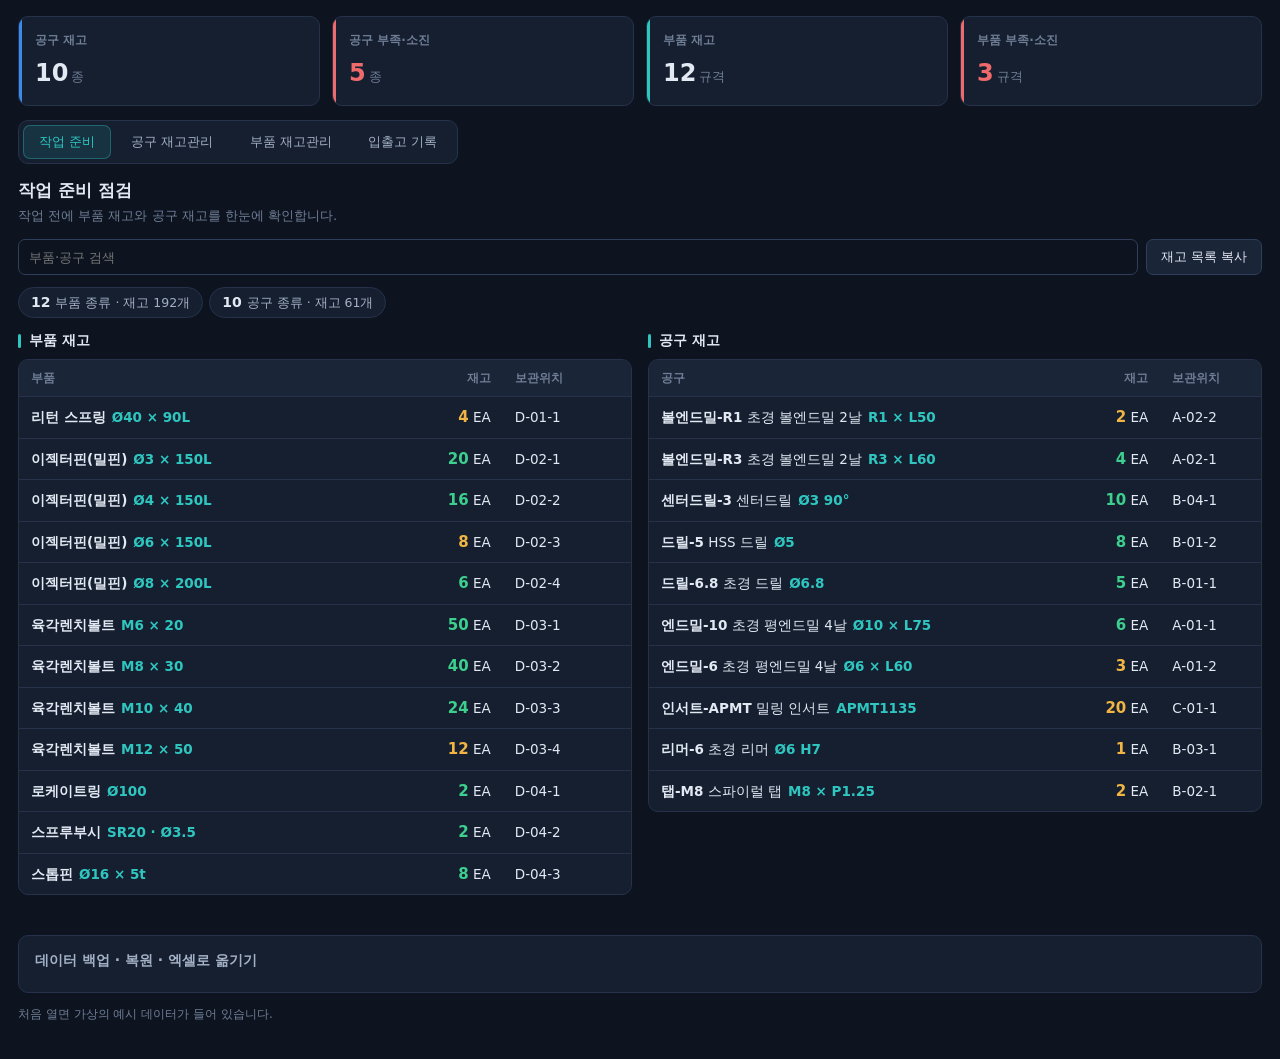
<file: inventory.html>
<!DOCTYPE html>
<html lang="ko">
<head>
<meta charset="utf-8">
<meta name="viewport" content="width=device-width, initial-scale=1">
<title>공구·부품 재고관리</title>
<style>
/* 금형 대시보드와 같은 남색 바탕 · 청록 강조 */
:root{color-scheme:dark;--bg:#0d1420;--panel:#151f30;--panel2:#1a2538;--line:#25324a;--line2:#2f3e5a;
--ink:#e3e9f3;--mut:#a3b0c5;--dim:#6f7d95;--ac:#2fc6c0;--acbg:rgba(47,198,192,.12);--ok:#3ccf8e;--warn:#f0b543;--red:#ef6b6b;--blue:#3b8beb}
*{box-sizing:border-box;min-width:0}
body{margin:0;background:var(--bg);color:var(--ink);font:14px/1.5 "Pretendard","Noto Sans KR","Malgun Gothic",system-ui,sans-serif;-webkit-font-smoothing:antialiased;overflow-x:clip}
.top{padding:16px 18px 0}
.kpis{display:grid;grid-template-columns:repeat(4,minmax(0,1fr));gap:12px}
.kpi{background:var(--panel);border:1px solid var(--line);border-radius:10px;padding:14px 16px;position:relative;overflow:hidden}
.kpi::after{content:"";position:absolute;left:0;top:0;bottom:0;width:3px;background:var(--c,var(--ac))}
.kpi span{display:block;color:var(--dim);font-size:12px;font-weight:600}
.kpi b{display:block;font-size:24px;font-weight:700;margin-top:6px;font-variant-numeric:tabular-nums}
.kpi b small{font-size:13px;color:var(--dim);font-weight:500;margin-left:3px}
.kpi.alert b{color:var(--red)}
nav{position:sticky;top:0;z-index:5;background:var(--bg);padding:14px 18px 10px}
nav .wrap{display:inline-flex;gap:4px;background:var(--panel);border:1px solid var(--line);border-radius:10px;padding:4px;overflow-x:auto;max-width:100%}
nav button{flex:none;border:0;background:none;color:var(--mut);font:600 13.5px inherit;font-family:inherit;padding:8px 16px;border-radius:7px;cursor:pointer;transition:.15s}
nav button:hover{color:var(--ink)}
nav button[aria-selected=true]{background:var(--acbg);color:var(--ac);box-shadow:inset 0 0 0 1px rgba(47,198,192,.35)}
main{padding:4px 18px 18px}
section[hidden]{display:none}
h2{font-size:17px;margin:0 0 2px}
.sub{color:var(--dim);margin:0 0 14px;font-size:13px}
.grid{display:grid;grid-template-columns:minmax(0,320px) minmax(0,1fr);gap:16px;align-items:start}
.grid.two{grid-template-columns:minmax(0,1fr) minmax(0,1fr)}
.panel,form.card{background:var(--panel);border:1px solid var(--line);border-radius:10px;padding:16px}
form.card{display:grid;gap:10px;position:sticky;top:64px}
form.card h3{margin:0 0 2px;font-size:15px}
label{display:grid;gap:4px;font-size:12px;color:var(--mut);font-weight:500}
.row2{display:grid;grid-template-columns:minmax(0,1fr) minmax(0,1fr);gap:8px}
.row3{display:grid;grid-template-columns:repeat(3,minmax(0,1fr));gap:8px}
input,select,textarea{font:14px inherit;font-family:inherit;color:var(--ink);background:var(--bg);border:1px solid var(--line2);padding:7px 10px;min-height:36px;width:100%;border-radius:7px}
input[readonly]{color:var(--mut);background:var(--panel2)}
textarea{min-height:100px}
input:focus,select:focus,textarea:focus{outline:none;border-color:var(--ac);box-shadow:0 0 0 3px rgba(47,198,192,.15)}
button:focus-visible{outline:2px solid var(--ac);outline-offset:1px}
.btn{font:600 13px inherit;font-family:inherit;min-height:36px;padding:0 14px;border:1px solid var(--line2);background:var(--panel2);color:var(--ink);cursor:pointer;border-radius:7px;white-space:nowrap;transition:.15s}
.btn:hover{border-color:var(--ac)}
.btn.pri{background:var(--ac);color:#06201f;border-color:var(--ac);font-weight:700}
.btn.pri:hover{filter:brightness(1.1)}
.btn.sm{min-height:28px;padding:0 9px;font-size:12px}
.btn.del{color:var(--red);background:transparent;border-color:rgba(239,107,107,.35)}
.btn.del:hover{background:rgba(239,107,107,.1);border-color:var(--red)}
.acts{display:flex;flex-wrap:wrap;gap:6px}
.tools{display:flex;flex-wrap:wrap;gap:8px;margin-bottom:12px}
.tools input,.tools select{width:auto;flex:1 1 160px}
.tools .btn{flex:none}
.tbl{background:var(--panel);border:1px solid var(--line);border-radius:10px;overflow:auto}
table{width:100%;border-collapse:collapse;font-size:13.5px}
th{text-align:left;font-weight:600;color:var(--dim);font-size:12px;background:var(--panel2);border-bottom:1px solid var(--line);padding:9px 12px;white-space:nowrap}
td{border-bottom:1px solid var(--line);padding:9px 12px;vertical-align:middle}
tbody tr:last-child td{border-bottom:0}
tbody tr:hover td{background:rgba(255,255,255,.02)}
td.n,th.n{text-align:right;font-variant-numeric:tabular-nums;white-space:nowrap}
td.n b{font-size:15px}
.chip{display:inline-block;font-size:12px;font-weight:600;padding:2px 9px;border-radius:20px;white-space:nowrap}
.chip.c-ok{color:var(--ok);background:rgba(60,207,142,.12)}.chip.c-warn{color:var(--warn);background:rgba(240,181,67,.13)}.chip.c-bad{color:var(--red);background:rgba(239,107,107,.13)}
.c-ok{color:var(--ok)}.c-warn{color:var(--warn)}.c-bad{color:var(--red)}
.code{font-weight:700}
.spec{color:var(--ac);font-weight:600;margin-left:6px;font-variant-numeric:tabular-nums}
.cats{display:flex;flex-wrap:wrap;gap:6px;margin-bottom:12px}
.cat{border:1px solid var(--line);border-radius:20px;padding:4px 12px;background:var(--panel);color:var(--mut);font-size:12.5px}
.cat b{color:var(--ink);font-size:14px;margin-right:5px;font-variant-numeric:tabular-nums}
h3.tt{font-size:14px;margin:0 0 8px;display:flex;align-items:center;gap:8px}
h3.tt::before{content:"";width:3px;height:14px;border-radius:2px;background:var(--ac)}
.empty{color:var(--dim);padding:28px 8px;text-align:center}
.note{font-size:12px;color:var(--dim)}
.msg{font-size:13px;color:var(--ok);min-height:18px;margin:0}
footer{padding:4px 18px 24px}
footer details{background:var(--panel);border:1px solid var(--line);border-radius:10px;padding:4px 16px 12px}
details summary{cursor:pointer;font-weight:600;min-height:40px;display:flex;align-items:center;color:var(--mut)}
@media(max-width:900px){.grid,.grid.two{grid-template-columns:minmax(0,1fr)}form.card{position:static}.kpis{grid-template-columns:repeat(2,minmax(0,1fr))}}
@media(max-width:600px){.stack thead{display:none}.stack tr{display:grid;padding:10px 12px;border-bottom:1px solid var(--line)}.stack td{display:flow-root;border:0;padding:3px 0;padding-inline-start:6.5em;text-align:start}.stack td::before{content:attr(data-l);float:inline-start;width:6em;margin-inline-start:-6.5em;color:var(--dim)}.stack td:empty{display:none}.row3{grid-template-columns:minmax(0,1fr) minmax(0,1fr)}}
</style>
<script>new MutationObserver(()=>{for(const c of document.querySelectorAll('.stack td:not([data-l])')){let i=0,p=c;while(p=p.previousElementSibling)i+=p.colSpan;c.dataset.l=c.closest('table').rows[0].cells[i]?.textContent||''}}).observe(document,{childList:true,subtree:true})</script>
</head>
<body>
<div class="top"><div class="kpis" id="kpis"></div></div>

<nav><div class="wrap" role="tablist">
  <button role="tab" data-t="prep" aria-selected="true">작업 준비</button>
  <button role="tab" data-t="tools" aria-selected="false">공구 재고관리</button>
  <button role="tab" data-t="parts" aria-selected="false">부품 재고관리</button>
  <button role="tab" data-t="log" aria-selected="false">입출고 기록</button>
</div></nav>

<main>

<section id="s-prep">
  <h2>작업 준비 점검</h2>
  <p class="sub">작업 전에 부품 재고와 공구 재고를 한눈에 확인합니다.</p>
  <div class="tools">
    <input id="prepQ" type="search" placeholder="부품·공구 검색" aria-label="부품·공구 검색">
    <button class="btn" id="copyStock">재고 목록 복사</button>
  </div>
  <div id="prepSum" class="cats"></div>
  <div class="grid two">
    <div>
      <h3 class="tt">부품 재고</h3>
      <div class="tbl"><table class="stack" id="prepPartTbl"><thead><tr><th>부품</th><th class="n">재고</th><th>보관위치</th></tr></thead><tbody></tbody></table></div>
    </div>
    <div>
      <h3 class="tt">공구 재고</h3>
      <div class="tbl"><table class="stack" id="prepTbl"><thead><tr><th>공구</th><th class="n">재고</th><th>보관위치</th></tr></thead><tbody></tbody></table></div>
    </div>
  </div>
  <p class="msg" id="prepMsg"></p>
</section>

<section id="s-tools" hidden>
  <h2>공구 재고관리</h2>
  <p class="sub">공구 기준정보와 현재고, 안전재고를 등록합니다. 현재고가 안전재고 이하이면 '부족'으로 표시됩니다.</p>
  <div class="grid">
    <form class="card" id="toolForm">
      <h3 id="toolFormTitle">공구 등록</h3>
      <div class="row2">
        <label>공구코드 *<input id="t_code" required placeholder="EM-10"></label>
        <label>종류<select id="t_type"></select></label>
      </div>
      <label>코드 한글 표기<input id="t_kcode" placeholder="비워두면 자동 (예: 엔드밀-10)"></label>
      <label>공구명 *<input id="t_name" required placeholder="초경 평엔드밀 4날"></label>
      <div class="row2">
        <label>규격<input id="t_spec" placeholder="Ø10 × L75"></label>
        <label>재질/코팅<input id="t_mat" placeholder="초경 / AlTiN"></label>
      </div>
      <div class="row3">
        <label>현재고 *<input id="t_stock" type="number" min="0" step="1" required></label>
        <label>안전재고<input id="t_safe" type="number" min="0" step="1"></label>
        <label>단위<input id="t_unit" placeholder="EA"></label>
      </div>
      <div class="row2">
        <label>보관위치<input id="t_loc" placeholder="A-03-2"></label>
        <label>공급업체<input id="t_vendor"></label>
      </div>
      <label>단가(원)<input id="t_price" type="number" min="0" step="1"></label>
      <div class="acts"><button class="btn pri" type="submit">저장</button><button class="btn" type="button" id="toolCancel">새로 입력</button></div>
      <p class="msg" id="toolMsg"></p>
    </form>
    <div>
      <div class="tools">
        <input id="toolQ" type="search" placeholder="이름·규격 검색" aria-label="공구 검색">
        <select id="toolF" aria-label="종류 필터"></select>
        <select id="toolS" aria-label="상태 필터"><option value="">전체 상태</option><option value="bad">부족·소진</option><option value="ok">정상</option></select>
      </div>
      <div id="toolSum" class="cats"></div>
      <div class="tbl"><table class="stack" id="toolTbl"><thead><tr><th>한글표기</th><th>공구명</th><th>종류</th><th>규격</th><th class="n">현재고</th><th class="n">안전</th><th>위치</th><th>상태</th><th></th></tr></thead><tbody></tbody></table></div>
    </div>
  </div>
</section>

<section id="s-parts" hidden>
  <h2>부품 재고관리</h2>
  <p class="sub">리턴 스프링, 밀핀, 육각렌치볼트, 로케이트링 같은 표준 금형부품을 규격별로 관리합니다. 재고가 안전재고 이하이면 '부족'으로 표시됩니다.</p>
  <div class="grid">
    <form class="card" id="partForm">
      <h3 id="partFormTitle">부품 등록</h3>
      <div class="row2">
        <label>분류<select id="p_cat"></select></label>
        <label>조달<select id="p_src"><option>구매품</option><option>자체 가공</option><option>외주 가공</option></select></label>
      </div>
      <label>부품명 *<input id="p_name" required placeholder="리턴 스프링"></label>
      <div class="row2">
        <label>규격<input id="p_spec" placeholder="Ø40 × 90L"></label>
        <label>재질<input id="p_mat" placeholder="SWOSC-V"></label>
      </div>
      <div class="row3">
        <label>재고 *<input id="p_stock" type="number" min="0" step="1" required></label>
        <label>안전재고<input id="p_safe" type="number" min="0" step="1"></label>
        <label>단위<input id="p_unit" placeholder="EA"></label>
      </div>
      <div class="row2">
        <label>보관위치<input id="p_loc" placeholder="D-01-1"></label>
        <label>공급업체<input id="p_vendor" placeholder="미스미 등"></label>
      </div>
      <div class="acts"><button class="btn pri" type="submit">저장</button><button class="btn" type="button" id="partCancel">새로 입력</button></div>
      <p class="msg" id="partMsg"></p>
    </form>
    <div>
      <div class="tools">
        <select id="partC" aria-label="분류 필터"></select>
        <input id="partQ" type="search" placeholder="이름·규격 검색" aria-label="부품 검색">
        <select id="partS" aria-label="상태 필터"><option value="">전체 상태</option><option value="bad">부족·소진</option><option value="ok">정상</option></select>
      </div>
      <div class="cats" id="catSum"></div>
      <div class="tbl"><table class="stack" id="partTbl"><thead><tr><th>부품명 · 규격</th><th>분류</th><th>재질</th><th class="n">재고</th><th class="n">안전</th><th>위치</th><th>상태</th><th></th></tr></thead><tbody></tbody></table></div>
    </div>
  </div>
</section>

<section id="s-log" hidden>
  <h2>입출고 기록</h2>
  <p class="sub">공구와 부품의 입고·출고를 기록하면 해당 현재고가 자동으로 바뀝니다. 가공 완료한 부품은 '입고'로 기록하세요.</p>
  <div class="grid">
    <form class="card" id="logForm">
      <h3>입출고 등록</h3>
      <div class="row2">
        <label>대상<select id="l_obj"><option value="tool">공구</option><option value="part">부품</option></select></label>
        <label>구분<select id="l_kind"><option value="in">입고</option><option value="out">출고</option></select></label>
      </div>
      <label>품목 *<select id="l_item" required></select></label>
      <div class="row2">
        <label>수량 *<input id="l_qty" type="number" min="1" step="1" required></label>
        <label>일자<input id="l_date" type="date" required></label>
      </div>
      <label>구입처<input id="l_vendor" list="vendorList" placeholder="거래처명"></label>
      <datalist id="vendorList"></datalist>
      <div class="row2">
        <label>구매가격 (단가, 원)<input id="l_price" type="number" min="0" step="1"></label>
        <label>합계 금액<input id="l_total" readonly tabindex="-1" placeholder="자동 계산"></label>
      </div>
      <p class="note" style="margin:0">구입처·단가를 넣고 공구를 입고하면 공구 재고의 공급업체와 단가도 최신값으로 바뀝니다.</p>
      <label>작업자<input id="l_who"></label>
      <label>비고<input id="l_memo" placeholder="파손 교체, 가공 완료, 신규 구매 등"></label>
      <div class="acts"><button class="btn pri" type="submit">기록</button></div>
      <p class="msg" id="logMsg"></p>
    </form>
    <div>
      <div class="tools"><select id="logF" aria-label="대상 필터"><option value="">전체</option><option value="tool">공구만</option><option value="part">부품만</option></select></div>
      <div class="tbl"><table class="stack" id="logTbl"><thead><tr><th>일자</th><th>대상</th><th>구분</th><th>품목</th><th class="n">수량</th><th>구입처</th><th class="n">단가</th><th class="n">금액</th><th>작업자</th><th>비고</th><th></th></tr></thead><tbody></tbody></table></div>
      <p class="note" id="logSum"></p>
    </div>
  </div>
</section>
</main>

<footer>
  <details>
    <summary>데이터 백업 · 복원 · 엑셀로 옮기기</summary>
    <p class="note" id="bkNote">입력한 데이터는 이 브라우저에 저장됩니다. 다른 PC에서 쓰거나 보관하려면 백업 텍스트를 복사해 두세요. CSV는 엑셀에 붙여넣을 수 있습니다.</p>
    <div class="acts">
      <button class="btn" id="bkCopy">백업 복사</button>
      <button class="btn" id="csvTools">공구 재고 CSV 복사</button>
      <button class="btn" id="csvParts">부품 재고 CSV 복사</button>
      <button class="btn" id="csvLogs">입출고 기록 CSV 복사</button>
      <button class="btn" id="bkLoad">붙여넣은 백업 복원</button>
      <button class="btn del" id="reset">샘플 데이터로 초기화</button>
    </div>
    <textarea id="bkText" aria-label="백업 텍스트" placeholder="백업 텍스트를 여기에 붙여넣고 '붙여넣은 백업 복원'을 누르세요" style="margin-top:10px"></textarea>
    <p class="msg" id="bkMsg"></p>
  </details>
  <p class="note">처음 열면 가상의 예시 데이터가 들어 있습니다.</p>
</footer>

<script>
{
const KEY='tool-part-inv-v2';
const TYPES=['엔드밀','볼엔드밀','드릴','탭','리머','센터드릴','인서트','보링바','페이스커터','기타'];
const CATS=['리턴 스프링','이젝터핀(밀핀)','육각렌치볼트','로케이트링','스프루부시','스톱핀','냉각 부품','기타 표준품'];
const OLD_SAMPLE=['P-001|코어 인서트','P-002|캐비티 인서트','P-010|이젝터핀','P-011|가이드핀','P-020|가동측 형판','P-030|슬라이드 코어','P-040|육각 볼트','P-003|캐비티 블록'];
const $=id=>document.getElementById(id);
const esc=s=>String(s??'').replace(/[&<>"']/g,c=>({'&':'&amp;','<':'&lt;','>':'&gt;','"':'&quot;',"'":'&#39;'}[c]));
const uid=()=>Math.random().toString(36).slice(2,10);
const today=()=>new Date(Date.now()-new Date().getTimezoneOffset()*6e4).toISOString().slice(0,10);
const fmt=n=>Number(n||0).toLocaleString('ko-KR');

function sample(){
  const t=(code,name,type,spec,mat,stock,safe,loc,price)=>({id:uid(),code,name,type,spec,mat,stock,safe,unit:'EA',loc,vendor:'',price});
  const tools=[t('EM-10','초경 평엔드밀 4날','엔드밀','Ø10 × L75','초경/AlTiN',6,4,'A-01-1',48000),t('EM-6','초경 평엔드밀 4날','엔드밀','Ø6 × L60','초경/AlTiN',3,4,'A-01-2',32000),
    t('BE-R3','초경 볼엔드밀 2날','볼엔드밀','R3 × L60','초경/TiSiN',4,3,'A-02-1',41000),t('BE-R1','초경 볼엔드밀 2날','볼엔드밀','R1 × L50','초경/TiSiN',2,3,'A-02-2',36000),
    t('DR-6.8','초경 드릴','드릴','Ø6.8','초경',5,3,'B-01-1',27000),t('DR-5','HSS 드릴','드릴','Ø5','HSS-Co',8,5,'B-01-2',6000),
    t('TP-M8','스파이럴 탭','탭','M8 × P1.25','HSS-E',2,2,'B-02-1',15000),t('RM-6','초경 리머','리머','Ø6 H7','초경',1,1,'B-03-1',52000),
    t('CD-3','센터드릴','센터드릴','Ø3 90°','HSS',10,4,'B-04-1',4000),t('IN-APMT','밀링 인서트','인서트','APMT1135','초경/PVD',20,20,'C-01-1',7500)];
  return {tools,parts:sampleParts(),logs:[{id:uid(),date:today(),obj:'tool',kind:'in',item:tools[0].id,qty:4,vendor:'한국공구상사',price:48000,who:'',memo:'정기 입고'}]};
}
function sampleParts(){
  const p=(cat,name,spec,mat,stock,safe,loc)=>({id:uid(),cat,name,spec,mat,stock,safe,unit:'EA',src:'구매품',loc,vendor:''});
  return [p('리턴 스프링','리턴 스프링','Ø40 × 90L','SWOSC-V',4,4,'D-01-1'),
    p('이젝터핀(밀핀)','이젝터핀(밀핀)','Ø3 × 150L','SKD61',20,10,'D-02-1'),p('이젝터핀(밀핀)','이젝터핀(밀핀)','Ø4 × 150L','SKD61',16,10,'D-02-2'),
    p('이젝터핀(밀핀)','이젝터핀(밀핀)','Ø6 × 150L','SKD61',8,10,'D-02-3'),p('이젝터핀(밀핀)','이젝터핀(밀핀)','Ø8 × 200L','SKD61',6,4,'D-02-4'),
    p('육각렌치볼트','육각렌치볼트','M6 × 20','SCM435',50,30,'D-03-1'),p('육각렌치볼트','육각렌치볼트','M8 × 30','SCM435',40,30,'D-03-2'),
    p('육각렌치볼트','육각렌치볼트','M10 × 40','SCM435',24,20,'D-03-3'),p('육각렌치볼트','육각렌치볼트','M12 × 50','SCM435',12,16,'D-03-4'),
    p('로케이트링','로케이트링','Ø100','S45C',2,1,'D-04-1'),p('스프루부시','스프루부시','SR20 · Ø3.5','SKD61',2,1,'D-04-2'),
    p('스톱핀','스톱핀','Ø16 × 5t','S45C',8,4,'D-04-3')];
}
function dropOldSample(o){
  if(!o||!Array.isArray(o.parts))return false;
  const used=new Set((o.logs||[]).filter(l=>l.obj==='part').map(l=>l.item));
  const keep=o.parts.filter(p=>used.has(p.id)||!OLD_SAMPLE.includes(p.no+'|'+p.name));
  if(keep.length===o.parts.length)return false;
  o.parts=keep.length?keep:sampleParts();return true;
}
// 대시보드 안에서 열리면 데이터는 대시보드(클라우드)에 저장, 따로 열면 이 브라우저에 저장
const EMBED=window.parent!==window;
let S,lastSent='';
if(!EMBED){try{S=JSON.parse(localStorage.getItem(KEY))}catch(e){}}
if(!S||!S.tools||!S.parts)S=sample();
dropOldSample(S);
const validInv=o=>o&&Array.isArray(o.tools)&&Array.isArray(o.parts);
const save=()=>{if(EMBED){const j=JSON.stringify(S);if(j!==lastSent){lastSent=j;parent.postMessage({type:'inv-save',data:S},location.origin)}}else{try{localStorage.setItem(KEY,JSON.stringify(S))}catch(e){}}};
const toolById=id=>S.tools.find(t=>t.id===id);
const partById=id=>S.parts.find(p=>p.id===id);
const tStatus=t=>{const s=+t.stock||0,f=+t.safe||0;return s<=0?['소진','c-bad','bad']:s<=f?['부족','c-warn','bad']:['정상','c-ok','ok']};
const pStatus=tStatus;
// 코드 → 한글 표기 (직접 입력값 우선, 없으면 접두어로 자동 변환)
const PREFIX={EM:'엔드밀',FE:'평엔드밀',BE:'볼엔드밀',BM:'볼엔드밀',CR:'코너R엔드밀',DR:'드릴',TP:'탭',TA:'탭',RM:'리머',CD:'센터드릴',SD:'스팟드릴',IN:'인서트',BB:'보링바',FC:'페이스커터',CH:'챔퍼밀',P:'부품',EP:'이젝터핀',GP:'가이드핀',GB:'가이드부시',BT:'볼트',PL:'플레이트',CO:'코어',CV:'캐비티',SL:'슬라이드'};
function autoK(code,fallback){const m=String(code||'').trim().match(/^([A-Za-z]+)[-_ ]?(.*)$/);if(!m)return '';const k=PREFIX[m[1].toUpperCase()]||fallback||'';return k?(m[2]?k+'-'+m[2]:k):''}
const kTool=t=>t.kcode||autoK(t.code,t.type)||t.code;
const kPart=p=>[p.name,p.spec].filter(Boolean).join(' ')||p.no||'부품';
const catIdx=c=>{const i=CATS.indexOf(c);return i<0?99:i};
const byPart=(a,b)=>catIdx(a.cat)-catIdx(b.cat)||String(a.name).localeCompare(String(b.name),'ko')||String(a.spec||'').localeCompare(String(b.spec||''),'ko',{numeric:true});
const flash=(id,txt)=>{$(id).textContent=txt;clearTimeout(flash[id]);flash[id]=setTimeout(()=>$(id).textContent='',2500)};
async function copy(txt,msgId){try{await navigator.clipboard.writeText(txt);flash(msgId,'복사했습니다.')}catch(e){$('bkText').value=txt;$('bkText').closest('details').open=true;flash('bkMsg','복사가 막혀 아래 칸에 넣었습니다. 직접 복사하세요.')}}


function renderKpis(){
  const lowT=S.tools.filter(t=>tStatus(t)[2]==='bad').length,lowP=S.parts.filter(p=>pStatus(p)[2]==='bad').length;
  $('kpis').innerHTML=[['공구 재고',S.tools.length,'종','var(--blue)',''],['공구 부족·소진',lowT,'종',lowT?'var(--red)':'var(--ok)',lowT?'alert':''],['부품 재고',S.parts.length,'규격','var(--ac)',''],['부품 부족·소진',lowP,'규격',lowP?'var(--red)':'var(--ok)',lowP?'alert':'']]
    .map(([l,v,u,c,a])=>`<div class="kpi ${a}" style="--c:${c}"><span>${l}</span><b>${v}<small>${u}</small></b></div>`).join('');
}
function fillSelects(){
  $('vendorList').innerHTML=[...new Set([...S.tools.map(t=>t.vendor),...S.logs.map(l=>l.vendor)].filter(Boolean))].sort().map(v=>`<option value="${esc(v)}">`).join('');
  fillLogItems();
}
function fillLogItems(){
  const cur=$('l_item').value,isT=$('l_obj').value==='tool';
  $('l_item').innerHTML=isT?S.tools.map(t=>`<option value="${t.id}">${esc(kTool(t))} · ${esc(t.name)} (재고 ${fmt(t.stock)})</option>`).join('')
    :[...S.parts].sort(byPart).map(p=>`<option value="${p.id}">${esc(kPart(p))} (재고 ${fmt(p.stock)})</option>`).join('');
  if([...$('l_item').options].some(o=>o.value===cur))$('l_item').value=cur;
}
function prepLists(){
  const q=$('prepQ').value.trim().toLowerCase(),hit=a=>!q||a.join(' ').toLowerCase().includes(q);
  return {parts:S.parts.filter(p=>hit([p.no,kPart(p),p.cat,p.mat])).sort(byPart),
    tools:S.tools.filter(t=>hit([t.code,kTool(t),t.name,t.spec,t.type])).sort((a,b)=>a.code.localeCompare(b.code))};
}
function renderPrep(){
  const {parts,tools}=prepLists();
  $('prepSum').innerHTML=`<div class="cat"><b>${parts.length}</b>부품 종류 · 재고 ${fmt(parts.reduce((a,p)=>a+(+p.stock||0),0))}개</div><div class="cat"><b>${tools.length}</b>공구 종류 · 재고 ${fmt(tools.reduce((a,t)=>a+(+t.stock||0),0))}개</div>`;
  $('prepPartTbl').tBodies[0].innerHTML=parts.length?parts.map(p=>`<tr><td><span class="code">${esc(p.name)}</span>${p.spec?'<span class="spec">'+esc(p.spec)+'</span>':''}</td><td class="n"><b class="${pStatus(p)[1]}">${fmt(p.stock)}</b> ${esc(p.unit||'EA')}</td><td>${esc(p.loc)||'<span class="note">–</span>'}</td></tr>`).join('')
    :'<tr><td colspan="3" class="empty">표시할 부품이 없습니다.</td></tr>';
  $('prepTbl').tBodies[0].innerHTML=tools.length?tools.map(t=>`<tr><td><span class="code">${esc(kTool(t))}</span> ${esc(t.name)}${t.spec?'<span class="spec">'+esc(t.spec)+'</span>':''}</td><td class="n"><b class="${tStatus(t)[1]}">${fmt(t.stock)}</b> ${esc(t.unit)}</td><td>${esc(t.loc)||'<span class="note">–</span>'}</td></tr>`).join('')
    :'<tr><td colspan="3" class="empty">표시할 공구가 없습니다.</td></tr>';
}
function renderTools(){
  const q=$('toolQ').value.trim().toLowerCase(),f=$('toolF').value,sf=$('toolS').value;
  const rows=S.tools.filter(t=>(!f||t.type===f)&&(!sf||tStatus(t)[2]===sf)&&(!q||[t.code,kTool(t),t.name,t.spec,t.mat,t.loc].join(' ').toLowerCase().includes(q))).sort((a,b)=>a.code.localeCompare(b.code));
  const cnt={};for(const t of S.tools)cnt[t.type]=(cnt[t.type]||0)+1;
  $('toolSum').innerHTML=Object.entries(cnt).map(([c,n])=>`<div class="cat"><b>${n}</b>${esc(c)}</div>`).join('')+`<div class="cat"><b>${fmt(S.tools.reduce((a,t)=>a+(+t.stock||0)*(+t.price||0),0))}</b>재고 금액(원)</div>`;
  $('toolTbl').tBodies[0].innerHTML=rows.length?rows.map(t=>{const s=tStatus(t);return `<tr><td class="code">${esc(kTool(t))}</td><td>${esc(t.name)}</td><td>${esc(t.type)}</td><td>${esc(t.spec)}</td><td class="n">${fmt(t.stock)} ${esc(t.unit)}</td><td class="n">${fmt(t.safe)}</td><td>${esc(t.loc)}</td><td><span class="chip ${s[1]}">${s[0]}</span></td><td><div class="acts"><button class="btn sm" data-edit-tool="${t.id}">수정</button><button class="btn sm del" data-del-tool="${t.id}">삭제</button></div></td></tr>`}).join('')
    :'<tr><td colspan="9" class="empty">조건에 맞는 공구가 없습니다.</td></tr>';
}
function renderParts(){
  const cf=$('partC').value,q=$('partQ').value.trim().toLowerCase(),sf=$('partS').value;
  const list=S.parts.filter(p=>(!cf||p.cat===cf)&&(!sf||pStatus(p)[2]===sf)&&(!q||[kPart(p),p.cat,p.mat,p.loc].join(' ').toLowerCase().includes(q)));
  const cnt={};for(const p of S.parts){const c=cnt[p.cat]||(cnt[p.cat]=[0,0]);c[0]++;c[1]+=+p.stock||0}
  $('catSum').innerHTML=Object.entries(cnt).sort((a,b)=>catIdx(a[0])-catIdx(b[0])).map(([c,[k,n]])=>`<div class="cat"><b>${fmt(n)}</b>${esc(c)} · ${k}규격</div>`).join('');
  $('partTbl').tBodies[0].innerHTML=list.length?list.sort(byPart).map(p=>{const s=pStatus(p);return `<tr><td><span class="code">${esc(p.name)}</span>${p.spec?'<span class="spec">'+esc(p.spec)+'</span>':''}</td><td>${esc(p.cat)}<br><span class="note">${esc(p.src)}</span></td><td>${esc(p.mat)}</td><td class="n"><b>${fmt(p.stock)}</b> ${esc(p.unit||'EA')}</td><td class="n">${fmt(p.safe)}</td><td>${esc(p.loc)}</td><td><span class="chip ${s[1]}">${s[0]}</span></td><td><div class="acts"><button class="btn sm" data-edit-part="${p.id}">수정</button><button class="btn sm del" data-del-part="${p.id}">삭제</button></div></td></tr>`}).join('')
    :'<tr><td colspan="8" class="empty">조건에 맞는 부품이 없습니다.</td></tr>';
}
function renderLogs(){
  const f=$('logF').value;
  const rows=[...S.logs].reverse().filter(l=>!f||l.obj===f);
  $('logTbl').tBodies[0].innerHTML=rows.length?rows.map(l=>{const it=l.obj==='tool'?toolById(l.item):partById(l.item);const nm=it?(l.obj==='tool'?`<span class="code">${esc(kTool(it))}</span> ${esc(it.name)}`:`<span class="code">${esc(it.name)}</span>${it.spec?'<span class="spec">'+esc(it.spec)+'</span>':''}`):'<span class="note">삭제된 품목</span>';
    return `<tr><td style="white-space:nowrap">${esc(l.date)}</td><td>${l.obj==='tool'?'공구':'부품'}</td><td><span class="chip ${l.kind==='in'?'c-ok':'c-warn'}">${l.kind==='in'?'입고':'출고'}</span></td><td>${nm}</td><td class="n">${l.kind==='in'?'+':'−'}${fmt(l.qty)}</td><td>${esc(l.vendor)}</td><td class="n">${l.price?fmt(l.price):''}</td><td class="n">${l.price?fmt(l.price*l.qty):''}</td><td>${esc(l.who)}</td><td>${esc(l.memo)}</td><td><button class="btn sm del" data-del-log="${l.id}">취소</button></td></tr>`}).join('')
    :'<tr><td colspan="11" class="empty">기록이 없습니다.</td></tr>';
  const buy=rows.filter(l=>l.kind==='in'&&l.price);
  $('logSum').textContent=buy.length?`표시된 입고 중 구매 ${buy.length}건 · 합계 ${fmt(buy.reduce((a,l)=>a+l.price*l.qty,0))}원`:'';
}
function all(){save();renderKpis();fillSelects();renderPrep();renderTools();renderParts();renderLogs()}

// 탭
const tabs=[...document.querySelectorAll('[role=tab]')];
function show(name){if(!tabs.some(b=>b.dataset.t===name))name='prep';tabs.forEach(b=>{const on=b.dataset.t===name;b.setAttribute('aria-selected',on);$('s-'+b.dataset.t).hidden=!on})}
tabs.forEach(b=>b.addEventListener('click',()=>{show(b.dataset.t);try{history.replaceState(null,'','#'+b.dataset.t)}catch(e){}}));
window.addEventListener('hashchange',()=>show(location.hash.slice(1)));

// 공구 폼
$('t_type').innerHTML=TYPES.map(t=>`<option>${t}</option>`).join('');
$('toolF').innerHTML='<option value="">전체 종류</option>'+TYPES.map(t=>`<option>${t}</option>`).join('');
let editTool=null;
const TF=['code','kcode','type','name','spec','mat','stock','safe','unit','loc','vendor','price'];
function resetTool(){editTool=null;$('toolForm').reset();$('t_unit').value='EA';$('toolFormTitle').textContent='공구 등록'}
$('toolForm').addEventListener('submit',e=>{e.preventDefault();
  const o={};TF.forEach(k=>o[k]=$('t_'+k).value.trim());o.stock=+o.stock||0;o.safe=+o.safe||0;
  if(S.tools.some(t=>t.code===o.code&&t.id!==editTool)){flash('toolMsg','같은 공구코드가 이미 있습니다.');return}
  if(editTool)Object.assign(toolById(editTool),o);else S.tools.push({id:uid(),...o});
  flash('toolMsg',editTool?'수정했습니다.':'등록했습니다.');resetTool();all()});
$('toolCancel').addEventListener('click',resetTool);
['toolQ','toolF','toolS'].forEach(id=>$(id).addEventListener('input',renderTools));

// 부품 폼
$('p_cat').innerHTML=CATS.map(c=>`<option>${c}</option>`).join('');
$('partC').innerHTML='<option value="">전체 분류</option>'+CATS.map(c=>`<option>${c}</option>`).join('');
let editPart=null;
const PF=['name','cat','spec','mat','stock','safe','unit','src','loc','vendor'];
function resetPart(){editPart=null;$('partForm').reset();$('p_unit').value='EA';$('partFormTitle').textContent='부품 등록'}
$('partForm').addEventListener('submit',e=>{e.preventDefault();
  const o={};PF.forEach(k=>o[k]=$('p_'+k).value.trim());o.stock=+o.stock||0;o.safe=+o.safe||0;o.unit=o.unit||'EA';
  if(S.parts.some(p=>p.id!==editPart&&kPart(p)===kPart(o))){flash('partMsg','같은 부품명·규격이 이미 있습니다.');return}
  if(editPart)Object.assign(partById(editPart),o);else S.parts.push({id:uid(),...o});
  flash('partMsg',editPart?'수정했습니다.':'등록했습니다.');resetPart();all()});
$('partCancel').addEventListener('click',resetPart);
['partC','partQ','partS'].forEach(id=>$(id).addEventListener('input',renderParts));
$('prepQ').addEventListener('input',renderPrep);

// 입출고
$('l_obj').addEventListener('change',fillLogItems);
$('logF').addEventListener('change',renderLogs);
$('logForm').addEventListener('submit',e=>{e.preventDefault();
  const obj=$('l_obj').value,it=obj==='tool'?toolById($('l_item').value):partById($('l_item').value),q=+$('l_qty').value||0,k=$('l_kind').value;
  if(!it||q<=0)return;
  if(k==='out'&&q>(+it.stock||0)){flash('logMsg','재고('+fmt(it.stock)+')보다 많이 출고할 수 없습니다.');return}
  it.stock=(+it.stock||0)+(k==='in'?q:-q);
  const vendor=$('l_vendor').value.trim(),price=+$('l_price').value||0;
  if(obj==='tool'&&k==='in'){if(vendor)it.vendor=vendor;if(price)it.price=price}
  S.logs.push({id:uid(),date:$('l_date').value,obj,kind:k,item:it.id,qty:q,vendor,price,who:$('l_who').value.trim(),memo:$('l_memo').value.trim()});
  flash('logMsg',`${obj==='tool'?kTool(it):kPart(it)} 재고 ${fmt(it.stock)}(으)로 변경`);$('l_qty').value='';$('l_memo').value='';$('l_price').value='';$('l_vendor').value='';calcTotal();all()});
function calcTotal(){const q=+$('l_qty').value||0,p=+$('l_price').value||0;$('l_total').value=q&&p?fmt(q*p)+' 원':''}
['l_qty','l_price'].forEach(id=>$(id).addEventListener('input',calcTotal));
$('l_item').addEventListener('change',()=>{if($('l_obj').value==='tool'&&$('l_kind').value==='in'){const t=toolById($('l_item').value);if(t){if(!$('l_vendor').value)$('l_vendor').value=t.vendor||'';if(!$('l_price').value&&t.price)$('l_price').value=t.price;calcTotal()}}});

// 표 안 버튼 (삭제는 두 번 눌러 확인)
document.addEventListener('click',e=>{const b=e.target.closest('button');if(!b)return;const d=b.dataset;
  const twice=()=>{if(b.dataset.arm)return true;b.dataset.arm=1;const old=b.textContent;b.textContent='한 번 더';setTimeout(()=>{if(b.isConnected){delete b.dataset.arm;b.textContent=old}},2500);return false};
  if(d.editTool){const t=toolById(d.editTool);editTool=t.id;TF.forEach(k=>$('t_'+k).value=t[k]??'');$('toolFormTitle').textContent='공구 수정 · '+kTool(t);$('t_code').focus()}
  else if(d.delTool){if(!twice())return;S.tools=S.tools.filter(t=>t.id!==d.delTool);S.parts.forEach(p=>{if(p.use)p.use=p.use.filter(u=>u.tool!==d.delTool)});all()}
  else if(d.editPart){const p=partById(d.editPart);editPart=p.id;PF.forEach(k=>$('p_'+k).value=p[k]??'');if(!CATS.includes(p.cat))$('p_cat').value='기타 표준품';$('partFormTitle').textContent='부품 수정 · '+kPart(p);$('p_name').focus()}
  else if(d.delPart){if(!twice())return;S.parts=S.parts.filter(p=>p.id!==d.delPart);all()}
  else if(d.delLog){if(!twice())return;const l=S.logs.find(x=>x.id===d.delLog),it=l.obj==='tool'?toolById(l.item):partById(l.item);if(it)it.stock=Math.max(0,(+it.stock||0)+(l.kind==='in'?-l.qty:l.qty));S.logs=S.logs.filter(x=>x.id!==l.id);all()}
});

// 백업·CSV
const csv=rows=>rows.map(r=>r.map(v=>{v=String(v??'');return /["\t\n]/.test(v)?'"'+v.replace(/"/g,'""')+'"':v}).join('\t')).join('\n');
$('bkCopy').addEventListener('click',()=>copy(JSON.stringify(S),'bkMsg'));
$('csvTools').addEventListener('click',()=>copy(csv([['공구코드','한글표기','공구명','종류','규격','재질','현재고','안전재고','단위','보관위치','공급업체','단가','상태'],...S.tools.map(t=>[t.code,kTool(t),t.name,t.type,t.spec,t.mat,t.stock,t.safe,t.unit,t.loc,t.vendor,t.price,tStatus(t)[0]])]),'bkMsg'));
$('csvParts').addEventListener('click',()=>copy(csv([['부품명','분류','규격','재질','재고','안전재고','단위','조달','보관위치','공급업체','상태'],...[...S.parts].sort(byPart).map(p=>[p.name,p.cat,p.spec,p.mat,p.stock,p.safe,p.unit||'EA',p.src,p.loc,p.vendor||'',pStatus(p)[0]])]),'bkMsg'));
$('csvLogs').addEventListener('click',()=>copy(csv([['일자','대상','구분','품목코드','한글표기','품목명','수량','구입처','단가','금액','작업자','비고'],...S.logs.map(l=>{const it=l.obj==='tool'?toolById(l.item):partById(l.item);return [l.date,l.obj==='tool'?'공구':'부품',l.kind==='in'?'입고':'출고',it?(it.code||it.no):'',it?(l.obj==='tool'?kTool(it):kPart(it)):'',it?it.name:'',l.qty,l.vendor||'',l.price||'',l.price?l.qty*l.price:'',l.who,l.memo]})]),'bkMsg'));
$('copyStock').addEventListener('click',()=>{const {parts,tools}=prepLists();
  copy('■ 부품 재고\n'+parts.map(p=>`- ${kPart(p)} ${p.stock}${p.unit||'EA'}`).join('\n')+'\n■ 공구 재고\n'+tools.map(t=>`- ${kTool(t)} ${t.name} ${t.spec}: ${t.stock}${t.unit||'EA'}`).join('\n'),'prepMsg')});
$('bkLoad').addEventListener('click',()=>{try{const o=JSON.parse($('bkText').value);if(!Array.isArray(o.tools)||!Array.isArray(o.parts))throw 0;o.logs=o.logs||[];S=o;resetTool();resetPart();all();flash('bkMsg','복원했습니다.')}catch(e){flash('bkMsg','백업 형식이 올바르지 않습니다.')}});
$('reset').addEventListener('click',e=>{const b=e.currentTarget;if(!b.dataset.arm){b.dataset.arm=1;b.textContent='정말 초기화할까요? 한 번 더';setTimeout(()=>{delete b.dataset.arm;b.textContent='샘플 데이터로 초기화'},3000);return}
  S=sample();resetTool();resetPart();all();flash('bkMsg','샘플 데이터로 초기화했습니다.')});

$('l_date').value=today();
const renderOnly=()=>{renderKpis();fillSelects();renderPrep();renderTools();renderParts();renderLogs()};
function start(){resetTool();resetPart();all();show(location.hash.slice(1))}
if(!EMBED)start();
else{
  document.body.style.visibility='hidden';
  $('bkNote').textContent='입력한 내용은 금형 대시보드 클라우드에 자동 저장되고 팀원과 함께 봅니다. 백업 텍스트와 CSV는 보관하거나 엑셀로 옮길 때 쓰세요.';
  let started=false;
  window.addEventListener('message',e=>{
    if(e.origin!==location.origin||e.source!==parent)return;
    const m=e.data||{};if(m.type!=='inv-data')return;
    if(!started){
      started=true;
      if(validInv(m.data)){S=m.data;S.logs=S.logs||[];lastSent=JSON.stringify(S);dropOldSample(S)}
      if(m.who&&!$('l_who').value)$('l_who').value=m.who;
      start();document.body.style.visibility='';
    }else if(validInv(m.data)){
      const j=JSON.stringify(m.data);if(j===lastSent)return;
      S=m.data;S.logs=S.logs||[];lastSent=j;renderOnly();
    }
  });
  parent.postMessage({type:'inv-ready'},location.origin);
}
}
</script>
</body>
</html>
</file>
